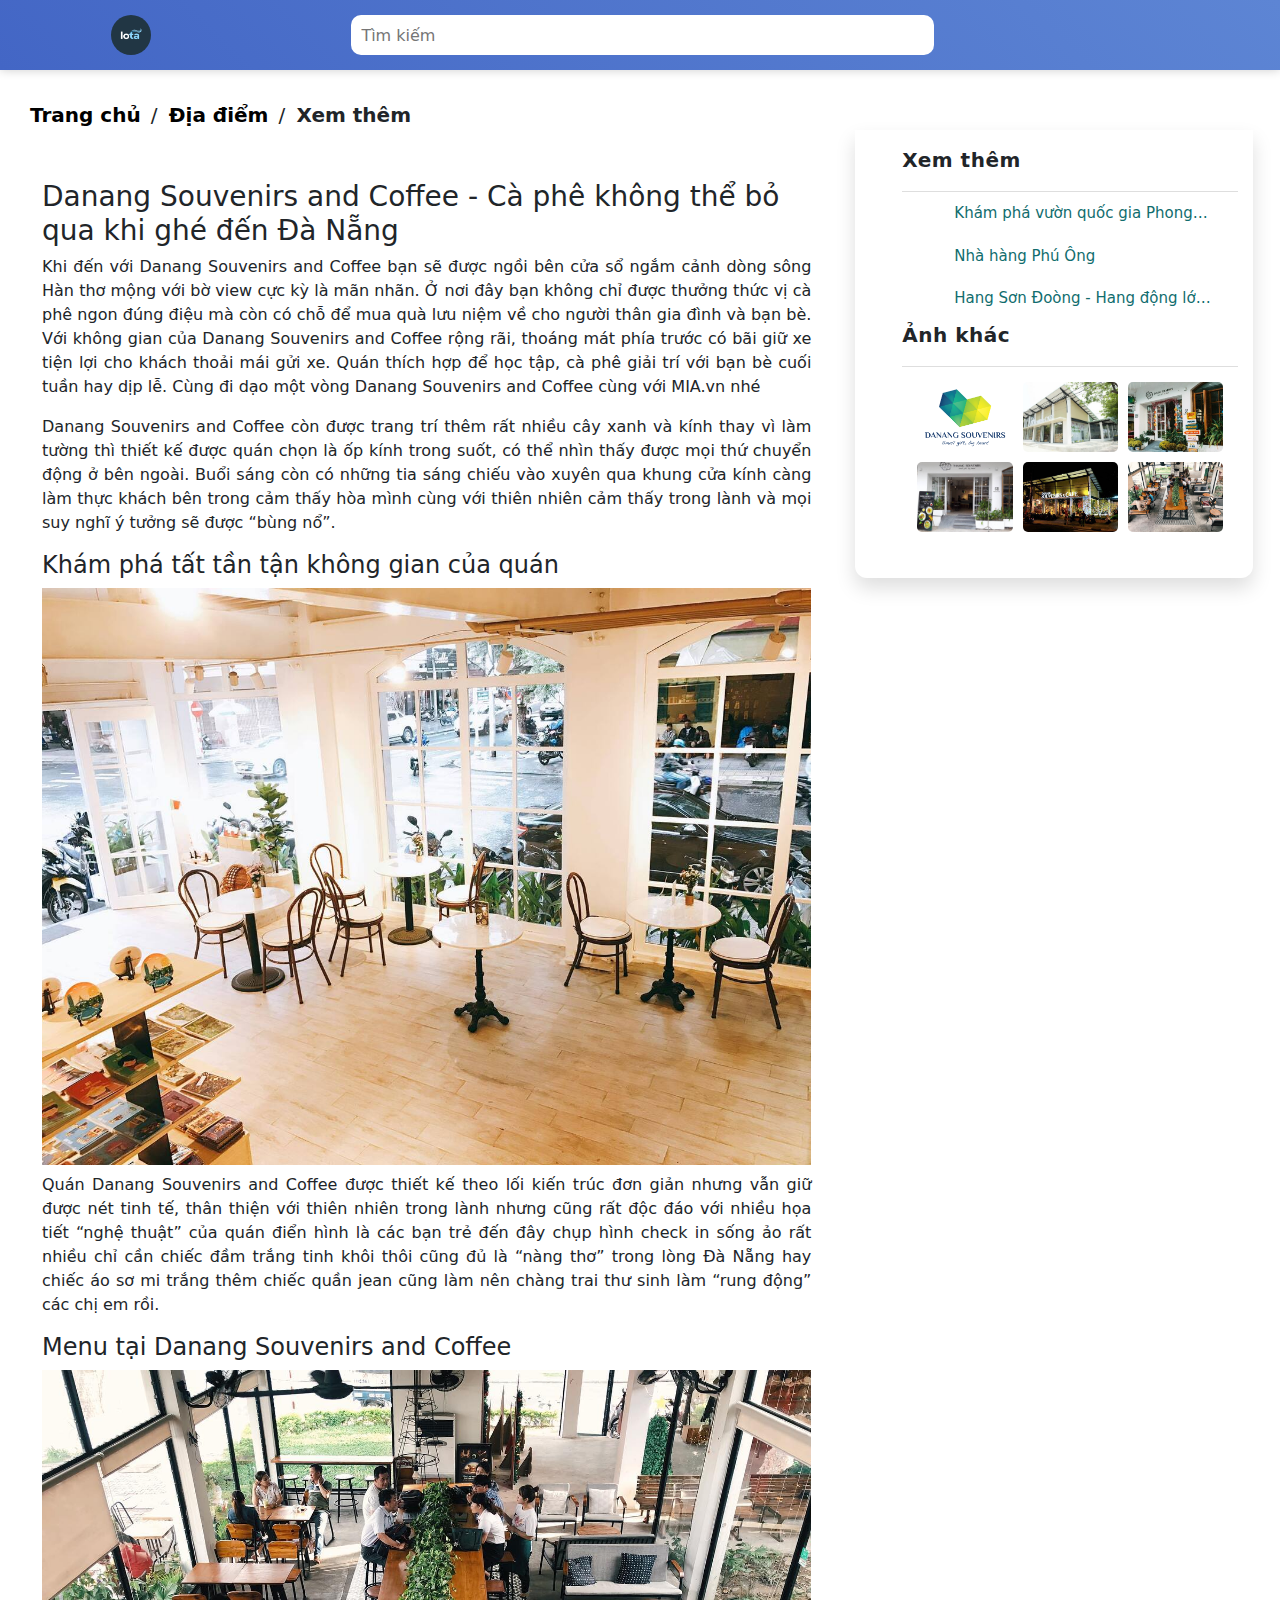
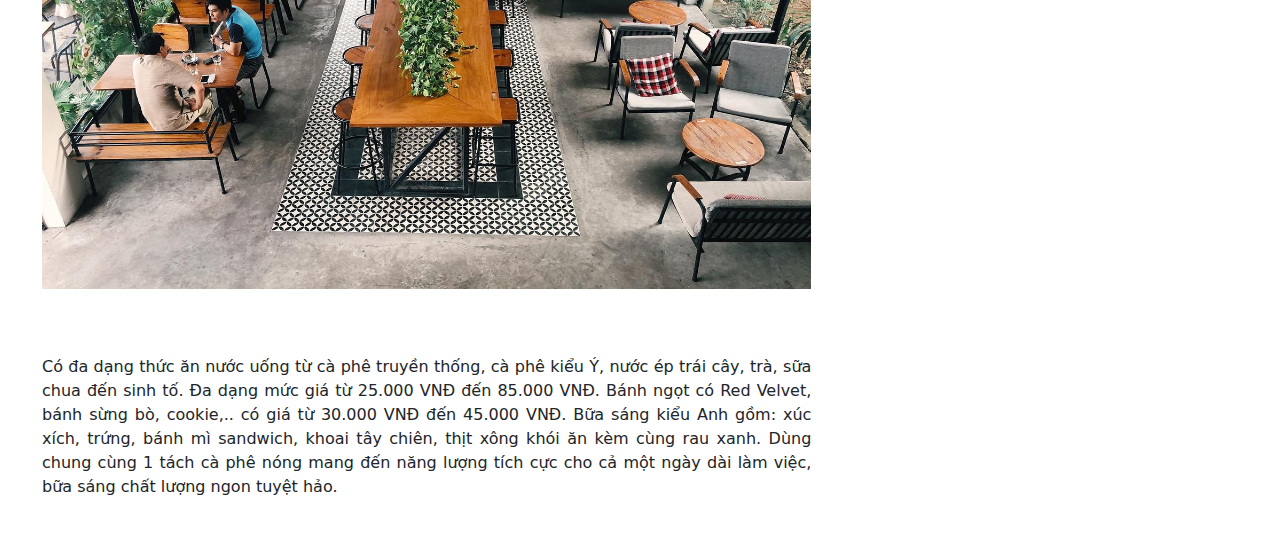
<file: web_travel/html/detail.html>
<!DOCTYPE html>
<html lang="en">
<head>
    <meta charset="UTF-8">
    <meta name="viewport" content="width=device-width, initial-scale=1.0">
    <title>Lota</title>
    <link rel="icon" href="/web_travel/assets/Logo/favicon.png" type="image/x-icon"/>
    <link rel="stylesheet" href="/web_travel/css/travel.css">
    <link rel="stylesheet" href="/web_travel/css/main.css">
    <link rel="stylesheet" href="/web_travel/css/travel_res.css">
    <link rel="stylesheet" href="/web_travel/css/detail.css">
    <link href="https://cdn.jsdelivr.net/npm/bootstrap@5.2.3/dist/css/bootstrap.min.css" rel="stylesheet">
    <script src="https://cdn.jsdelivr.net/npm/bootstrap@5.2.3/dist/js/bootstrap.bundle.min.js"></script>
    <script src="https://ajax.googleapis.com/ajax/libs/jquery/3.6.4/jquery.min.js"></script>
    <link rel="stylesheet" href="https://site-assets.fontawesome.com/releases/v6.1.2/css/all.css"/>
</head>
<body>
    <div class="header">
        <div class="header__left">
          <ul>
            <li>
              <a href=""
                ><img src="/web_travel/assets/pic/travel/logo.png" alt=""
              /></a>
            </li>
            <li>
              <a href=""><i class="fa-solid fa-house"></i></a>
            </li>
            <li>
              <a href=""><i class="fa-regular fa-square-plus"></i></a>
            </li>
          </ul>
        </div>
        <div class="header__middle">
          <a href="#"><i class="fa-solid fa-magnifying-glass"></i></a>
          <input type="text" placeholder="Tìm kiếm" />
        </div>
        <div class="header__right">
          <ul>
            <li class="header__noti">
              <a href=""><i class="fa-regular fa-bell"></i></a>
              <div class="header__notify">
                <header class="header__notify-header">
                  <h3>Thông báo mới nhận</h3>
                </header>
                <ul class="header__notify-list" style="margin-top: 0">
                  <li class="header__notify-item header__notify-item-viewed">
                    <a href="" class="header__notify-link">
                      <img
                        src="/web_travel/assets/pic/travel/DanangSouvenirs.jpg"
                        alt=""
                        class="header__notify-img"
                      />
                      <div class="header__notify-info">
                        <span class="header__notify-name"
                          >Bạn đã lưu một địa điểm</span
                        >
                        <span class="header__notify-time">10 phút trước</span>
                      </div>
                    </a>
                  </li>
                  <li class="header__notify-item header__notify-item-viewed">
                    <a href="" class="header__notify-link">
                      <img
                        src="/web_travel/assets/pic/travel/DanangSouvenirs.jpg"
                        alt=""
                        class="header__notify-img"
                      />
                      <div class="header__notify-info">
                        <span class="header__notify-name"
                          >Bạn đã lưu một địa điểm</span
                        >
                        <span class="header__notify-time">10 phút trước</span>
                      </div>
                    </a>
                  </li>
                  <li class="header__notify-item">
                    <a href="" class="header__notify-link">
                      <img
                        src="/web_travel/assets/pic/travel/DanangSouvenirs.jpg"
                        alt=""
                        class="header__notify-img"
                      />
                      <div class="header__notify-info">
                        <span class="header__notify-name"
                          >Bạn đã lưu một địa điểm</span
                        >
                        <span class="header__notify-time">10 phút trước</span>
                      </div>
                    </a>
                  </li>
                  <li class="header__notify-item">
                    <a href="" class="header__notify-link">
                      <img
                        src="/web_travel/assets/pic/travel/DanangSouvenirs.jpg"
                        alt=""
                        class="header__notify-img"
                      />
                      <div class="header__notify-info">
                        <span class="header__notify-name"
                          >Bạn đã lưu một địa điểm</span
                        >
                        <span class="header__notify-time">10 phút trước</span>
                      </div>
                    </a>
                  </li>
                </ul>
                <footer class="header__notify-footer">
                  <a href="" class="header__notify-footer-btn">Xem tất cả</a>
                </footer>
              </div>
            </li>
            <li>
              <a href=""><i class="fa-regular fa-comment"></i></a>
            </li>
            <li>
              <a href=""><i class="fa-regular fa-calendar"></i></a>
            </li>
            <li>
              <a href=""><i class="fa-solid fa-user"></i></a>
            </li>
          </ul>
        </div>
      </div>
    <div class="main__menu">
        <div class="main__menu-back">
            <a href="./main.html">Trang chủ</a>/
            <a href="./travel.html">Địa điểm</a>/
            <a>Xem thêm</a>
        </div>
    </div>
    <div class="main">
        <div class="main__content row">
            <div class="main__content-info col-xl-8">
                <h3>Danang Souvenirs and Coffee - Cà phê không thể bỏ qua khi ghé đến Đà Nẵng</h3>
                <p>Khi đến với Danang Souvenirs and Coffee bạn sẽ được ngồi bên cửa sổ ngắm cảnh dòng sông Hàn thơ mộng với bờ view cực kỳ là mãn nhãn. 
                    Ở nơi đây bạn không chỉ được thưởng thức vị cà phê ngon đúng điệu mà còn có chỗ để mua quà lưu niệm về cho người thân gia đình và 
                    bạn bè. Với không gian của Danang Souvenirs and Coffee rộng rãi, thoáng mát phía trước có bãi giữ xe tiện lợi cho khách thoải mái gửi xe. 
                    Quán thích hợp để học tập, cà phê giải trí với bạn bè cuối tuần hay dịp lễ. Cùng đi dạo một vòng Danang Souvenirs and Coffee cùng với MIA.vn nhé</p>
                <p>Danang Souvenirs and Coffee còn được trang trí thêm rất nhiều cây xanh và kính thay vì làm tường thì thiết kế được quán chọn là ốp kính trong suốt, 
                    có thể nhìn thấy được mọi thứ chuyển động ở bên ngoài. Buổi sáng còn có những tia sáng chiếu vào xuyên qua khung cửa kính càng làm thực khách bên 
                    trong cảm thấy hòa mình cùng với thiên nhiên cảm thấy trong lành và mọi suy nghĩ ý tưởng sẽ được “bùng nổ”. </p>
                <div class="main-info-img">
                    <h4>Khám phá tất tần tận không gian của quán</h4>
                    <div class="info-img-img" style="background-image: url(/web_travel/assets/pic/travel/sou1.jpg);"></div>
                    <p class="main-info-img-post">Quán Danang Souvenirs and Coffee được thiết kế theo lối kiến trúc đơn giản nhưng vẫn giữ được nét tinh tế, 
                        thân thiện với thiên nhiên trong lành nhưng cũng rất độc đáo với nhiều họa tiết “nghệ thuật” của quán điển hình là các bạn trẻ đến đây 
                        chụp hình check in sống ảo rất nhiều chỉ cần chiếc đầm trắng tinh khôi thôi cũng đủ là “nàng thơ” trong lòng Đà Nẵng hay chiếc áo sơ mi 
                        trắng thêm chiếc quần jean cũng làm nên chàng trai thư sinh làm “rung động” các chị em rồi.</p>
                </div>
                <div class="main-info-img">
                    <h4>Menu tại Danang Souvenirs and Coffee</h4>
                    <div class="info-img-img" style="background-image: url(/web_travel/assets/pic/travel/sou2.jpg);"></div>
                    <p class="main-info-img-post">Có đa dạng thức ăn nước uống từ cà phê truyền thống, cà phê kiểu Ý, nước ép trái cây, trà, sữa chua đến sinh tố. 
                        Đa dạng mức giá từ 25.000 VNĐ đến 85.000 VNĐ. Bánh ngọt có Red Velvet, bánh sừng bò, cookie,.. có giá từ 30.000 VNĐ đến 45.000 VNĐ. Bữa sáng kiểu Anh gồm: 
                        xúc xích, trứng, bánh mì sandwich, khoai tây chiên, thịt xông khói ăn kèm cùng rau xanh. Dùng chung cùng 1 tách cà phê nóng mang đến năng lượng 
                        tích cực cho cả một ngày dài làm việc, bữa sáng chất lượng ngon tuyệt hảo.</p>
                </div>
            </div>
            <div class="main__content-select col-xl-4">
                <div class="nav-select-blog">
                    <ul class="nav-blog">
                        <li>
                            <span class="show-select open">
                                <p>Xem thêm</p>
                            </span>
                            <ul class="drop-nav-blog nav-tour-blog">
                                <li><a href="">Khám phá vườn quốc gia Phong Nha - Kẻ Bàng</a></li>
                                <li><a href="">Nhà hàng Phú Ông</a></li>
                                <li><a href="">Hang Sơn Đoòng - Hang động lớn nhất thế giới</a></li>
                            </ul>
                        </li>
                        <li>
                            <span class="show-select open">
                                <p>Ảnh khác</p>
                            </span>
                            <ul class="drop-nav-blog nav-img-blog">
                                <li><a href="/web_travel/assets/pic/travel/soul.png" data-fancybox="gallery">
                                        <img src="/web_travel/assets/pic/travel/soul.png" alt=""></a>
                                </li>
                                <li><a href="/web_travel/assets/pic/travel/sou5.jpg" data-fancybox="gallery">
                                        <img src="/web_travel/assets/pic/travel/sou5.jpg" alt=""></a>
                                </li>
                                <li><a href="/web_travel/assets/pic/travel/sou6.jpeg" data-fancybox="gallery">
                                        <img src="/web_travel/assets/pic/travel/sou6.jpeg" alt=""></a>
                                </li>
                                <li><a href="/web_travel/assets/pic/travel/sou3.jpg" data-fancybox="gallery">
                                        <img src="/web_travel/assets/pic/travel/sou3.jpg" alt=""></a>
                                </li>
                                <li><a href="/web_travel/assets/pic/travel/sou4.jpg" data-fancybox="gallery">
                                        <img src="/web_travel/assets/pic/travel/sou4.jpg" alt=""></a>
                                </li>
                                <li><a href="/web_travel/assets/pic/travel/sou2.jpg" data-fancybox="gallery">
                                        <img src="/web_travel/assets/pic/travel/sou2.jpg" alt=""></a>
                                </li>
                            </ul>
                        </li>
                    </ul>
                </div>
            </div>
        </div>
    </div>
    <script>
        $(document).ready(function(){
            $(".show-select-blog p").click(function(){
                $(".nav-tour-blog").slideDown("slow");
            });
        });
    </script>
</body>
</html>
</file>
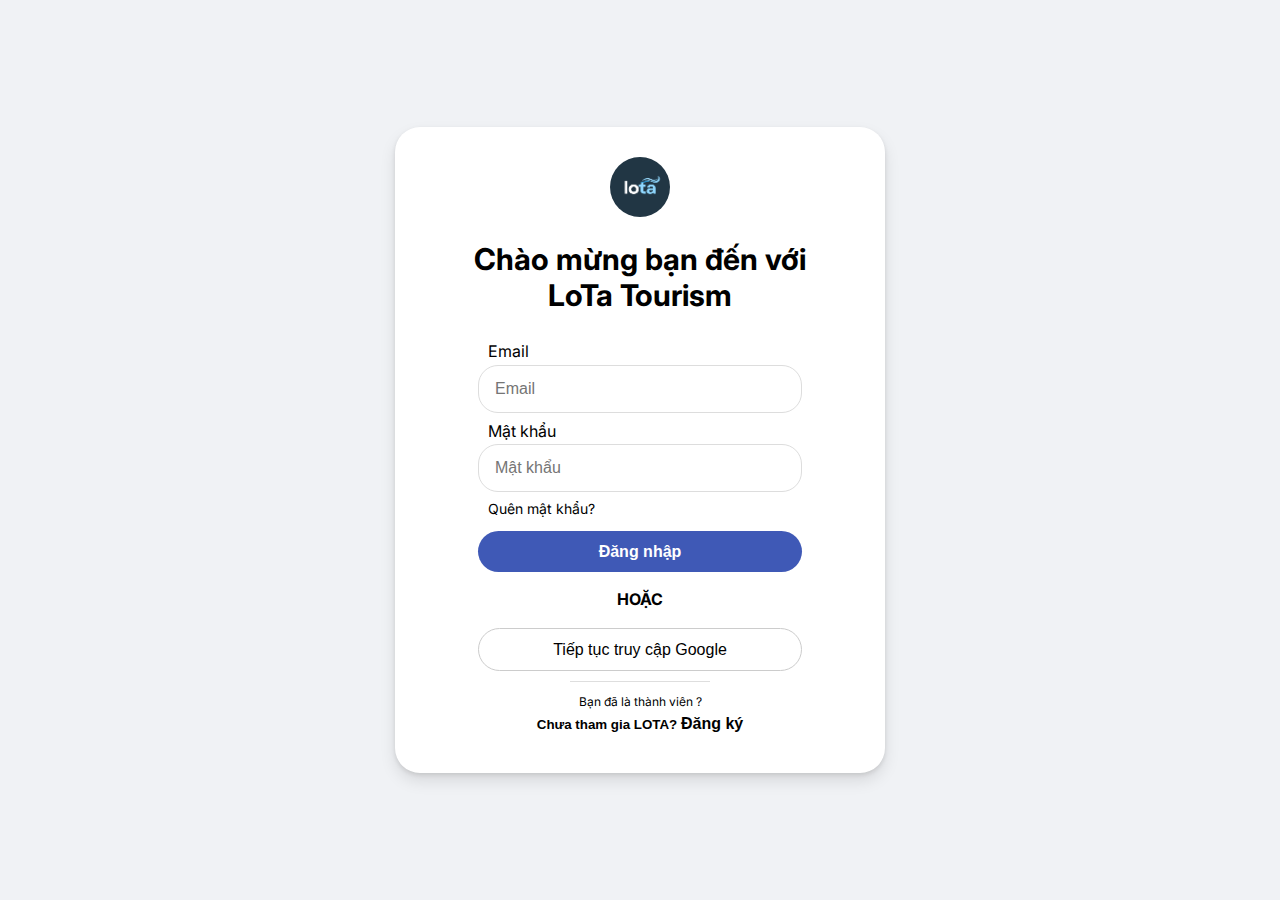
<file: web_travel/html/loginForm.html>
<!DOCTYPE html>
<html lang="en">
  <head>
    <meta charset="UTF-8" />
    <meta http-equiv="X-UA-Compatible" content="IE=edge" />
    <meta name="viewport" content="width=device-width, initial-scale=1.0" />
    <title>Đăng nhập - Lota</title>
    <link
      rel="icon"
      href="/web_travel/assets/Logo/favicon.png"
      type="image/x-icon"
    />
    <link rel="stylesheet" href="/web_travel/css/loginForm.css" />
    <link
      rel="stylesheet"
      href="https://site-assets.fontawesome.com/releases/v6.1.2/css/all.css"
    />
    <link
      rel="stylesheet"
      href="https://fonts.googleapis.com/css2?family=Inter:wght@200;300;400;500;600;700;800;900&display=swap"
    />
  </head>
  <body>
    <div id="main">
      <div class="wrapped-page">
        <!-- modal-log-in start -->
        <div class="modal">
          <div class="modal-access-container">
            <div class="modal-access-content">
              <!-- icon logo start -->
              <div class="modal-icon">
                <img
                  src="/web_travel/assets/Logo/logo.png"
                  alt="logo"
                  class="modal-img-icon"
                />
              </div>

              <!-- slogan heading start -->
              <div class="modal-heading">
                <h1>Chào mừng bạn đến với LoTa Tourism</h1>
              </div>

              <!-- body-login start -->
              <div class="body-access-modal">
                <label for="text-email" class="modal-label-access">Email</label>
                <input
                  id="text-email"
                  type="text"
                  class="modal-input-login"
                  placeholder="Email"
                />
                <label for="password-box" class="modal-label-access"
                  >Mật khẩu</label
                >
                <input
                  id="password-box"
                  type="password"
                  checked="checked"
                  class="modal-input-login"
                  placeholder="Mật khẩu"
                />

                <a class="forget-btn" href="">Quên mật khẩu?</a>
                <a href="./travel.html">
                  <button class="Log-in">Đăng nhập</button>
                </a>

                <h4>HOẶC</h4>

                <button class="another-login">
                  <i class="fa-brands fa-google" style="color: #e2451d"></i>
                  Tiếp tục truy cập Google
                </button>

                <div class="line-footer"></div>

                <div class="question-footer">
                  <div class="content-question">Bạn đã là thành viên ?</div>
                  <button class="invitation-sign-up">
                    Chưa tham gia LOTA? <a href="./signupForm.html">Đăng ký</a>
                  </button>
                </div>
              </div>
            </div>
          </div>
        </div>
        <!-- modal-log-in end -->
      </div>
    </div>
  </body>
</html>
</file>
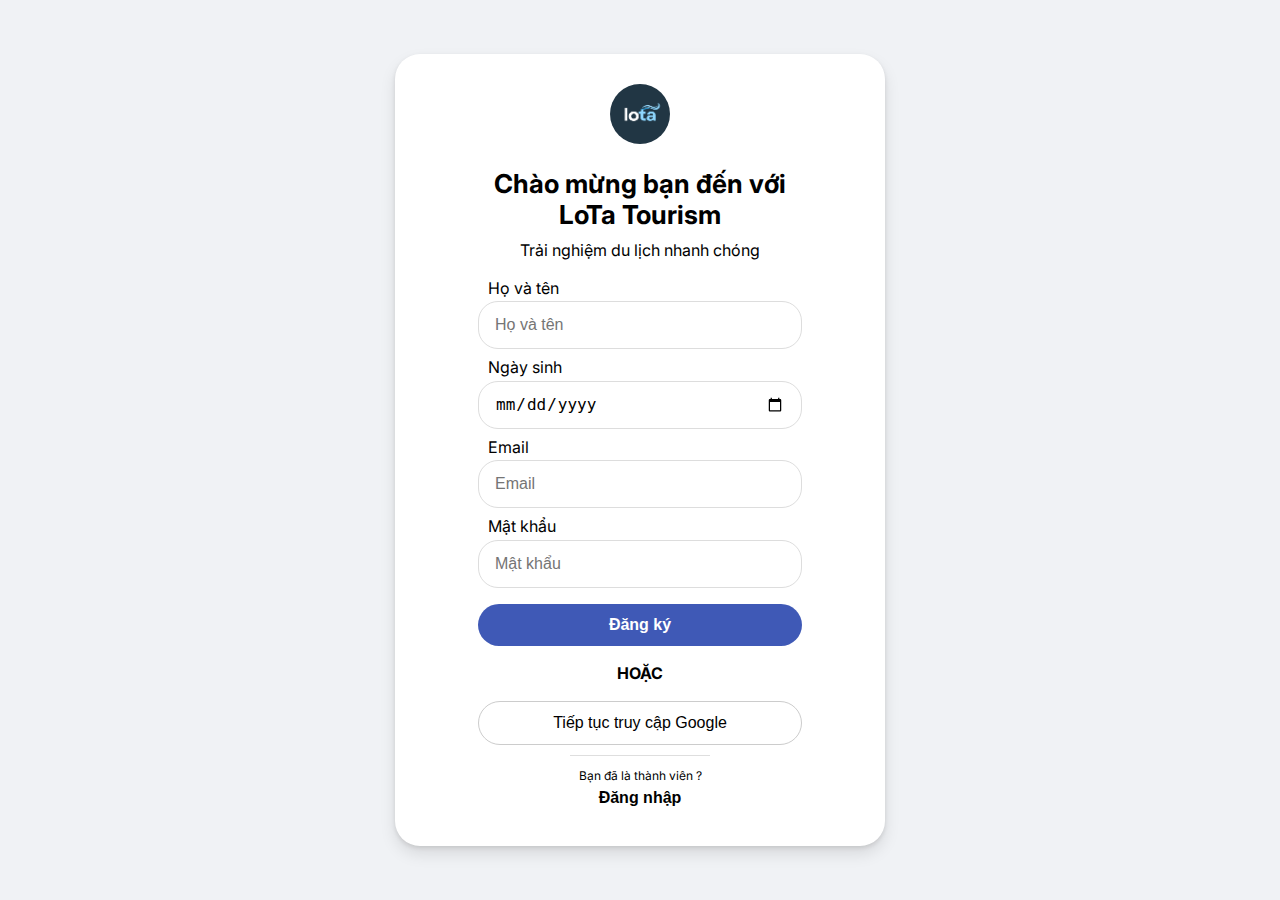
<file: web_travel/html/signupForm.html>
<!DOCTYPE html>
<html lang="en">
  <head>
    <meta charset="UTF-8" />
    <meta http-equiv="X-UA-Compatible" content="IE=edge" />
    <meta name="viewport" content="width=device-width, initial-scale=1.0" />
    <title>Đăng ký - Lota</title>
    <link
      rel="icon"
      href="/web_travel/assets/Logo/favicon.png"
      type="image/x-icon"
    />
    <link rel="stylesheet" href="/web_travel/css/signupForm.css" />
    <link
      rel="stylesheet"
      href="https://site-assets.fontawesome.com/releases/v6.1.2/css/all.css"
    />
    <link
      rel="stylesheet"
      href="https://fonts.googleapis.com/css2?family=Inter:wght@200;300;400;500;600;700;800;900&display=swap"
    />
  </head>
  <body>
    <div id="main">
      <div class="wrapped-page">
        <!-- modal-sign-up start -->
        <div class="modal">
          <div class="modal-access-container">
            <div class="modal-access-content">
              <!-- icon logo start -->
              <div class="modal-icon">
                <img
                  src="/web_travel/assets/Logo/logo.png"
                  alt="logo"
                  class="modal-img-icon"
                />
              </div>

              <!-- slogan heading start -->
              <div class="modal-heading">
                <h1>Chào mừng bạn đến với LoTa Tourism</h1>
                <p>Trải nghiệm du lịch nhanh chóng</p>
              </div>

              <!-- body-signup start -->
              <div class="body-access-modal">
                <label for="name" class="modal-label-access">Họ và tên</label>
                <input
                  id="name"
                  type="text"
                  class="modal-input-signup"
                  placeholder="Họ và tên"
                />

                <label for="birthday" class="modal-label-access"
                  >Ngày sinh</label
                >
                <input id="birthday" type="date" class="modal-input-signup" />

                <label for="email" class="modal-label-access">Email</label>
                <input
                  id="email"
                  type="text"
                  class="modal-input-signup"
                  placeholder="Email"
                />

                <label for="password" class="modal-label-access"
                  >Mật khẩu</label
                >
                <input
                  id="password"
                  type="password"
                  checked="checked"
                  class="modal-input-signup"
                  placeholder="Mật khẩu"
                />

                <a href="./loginForm.html"
                  ><button class="Sign-Up">Đăng ký</button></a
                >

                <h4>HOẶC</h4>

                <button class="another-signup">
                  <i class="fa-brands fa-google" style="color: #e2451d"></i>
                  Tiếp tục truy cập Google
                </button>
                <div class="line-footer"></div>

                <div class="question-footer">
                  <div class="content-question">Bạn đã là thành viên ?</div>
                  <button class="invitation-log-in">
                    <a href="./loginForm.html">Đăng nhập</a>
                  </button>
                </div>
              </div>
            </div>
          </div>
        </div>
        <!-- modal-sign-up end -->
      </div>
    </div>
  </body>
</html>
</file>
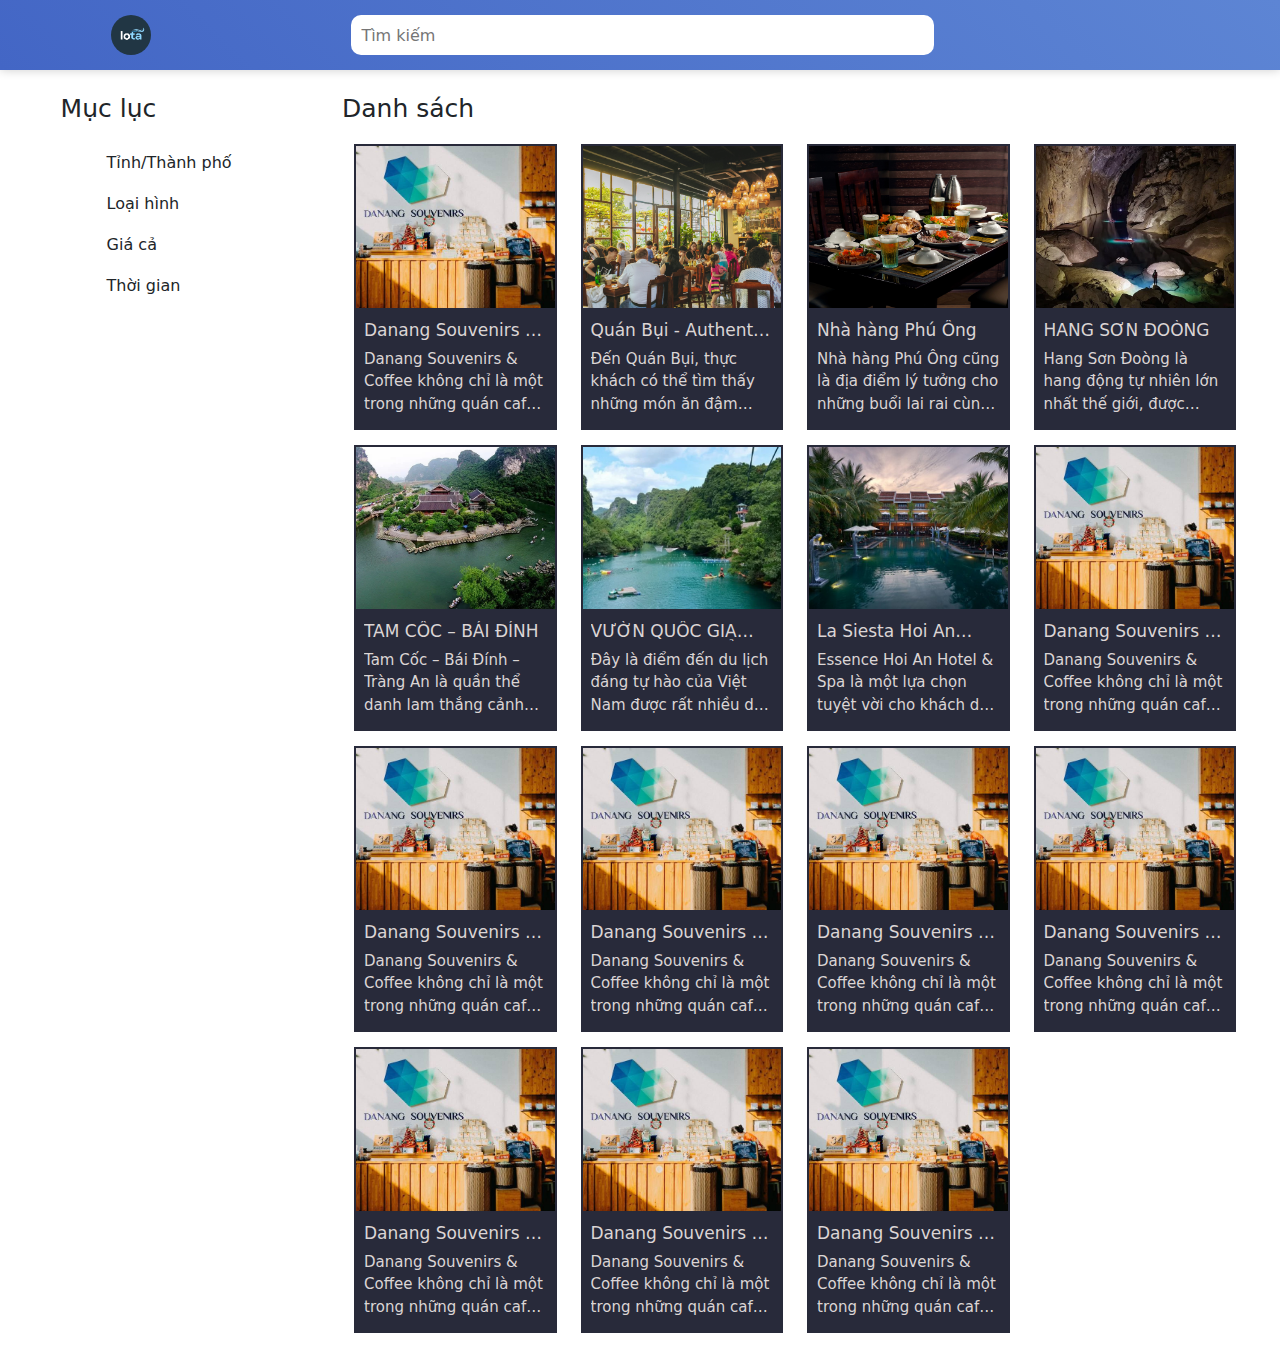
<file: web_travel/html/travel.html>
<!DOCTYPE html>
<html lang="en">
  <head>
    <meta charset="UTF-8" />
    <meta http-equiv="X-UA-Compatible" content="IE=edge" />
    <meta name="viewport" content="width=device-width, initial-scale=1.0" />
    <title>Lota</title>
    <link
      rel="icon"
      href="/web_travel/assets/Logo/favicon.png"
      type="image/x-icon"
    />
    <link rel="stylesheet" href="/web_travel/css/travel.css" />
    <link rel="stylesheet" href="/web_travel/css/travel_res.css" />
    <link rel="stylesheet" href="/web_travel/css/main.css">
    <link
      rel="stylesheet"
      href="https://site-assets.fontawesome.com/releases/v6.1.2/css/all.css"
    />
    <link
      rel="stylesheet"
      href="https://fonts.googleapis.com/css2?family=Inter:wght@200;300;400;500;600;700;800;900&display=swap"
    />
    <link
      rel="stylesheet"
      href="https://fonts.googleapis.com/css2?family=Nunito:wght@200;300;400;500;600;700;800;900&display=swap"
    />
    <link
      href="https://cdn.jsdelivr.net/npm/bootstrap@5.1.3/dist/css/bootstrap.min.css"
      rel="stylesheet"
    />
    <script src="https://cdn.jsdelivr.net/npm/bootstrap@5.1.3/dist/js/bootstrap.bundle.min.js"></script>
    <script src="https://ajax.googleapis.com/ajax/libs/jquery/3.6.4/jquery.min.js"></script>
  </head>
  <body>
    <div class="main">
      <div class="header">
        <div class="header__left">
          <ul>
            <li>
              <a href=""
                ><img src="/web_travel/assets/Logo/logo.png" alt=""
              /></a>
            </li>
            <li>
              <a href=""><i class="fa-solid fa-house"></i></a>
            </li>
            <li>
              <a href=""><i class="fa-regular fa-square-plus"></i></a>
            </li>
          </ul>
        </div>
        <div class="header__middle">
          <a href="#"><i class="fa-solid fa-magnifying-glass"></i></a>
          <input type="text" placeholder="Tìm kiếm" />
        </div>
        <div class="header__right">
          <ul>
            <li class="header__noti">
              <a href=""><i class="fa-regular fa-bell"></i></a>
              <div class="header__notify">
                <header class="header__notify-header">
                  <h3>Thông báo mới nhận</h3>
                </header>
                <ul class="header__notify-list" style="margin-top: 0">
                  <li class="header__notify-item header__notify-item-viewed">
                    <a href="" class="header__notify-link">
                      <img
                        src="/web_travel/assets/pic/travel/DanangSouvenirs.jpg"
                        alt=""
                        class="header__notify-img"
                      />
                      <div class="header__notify-info">
                        <span class="header__notify-name"
                          >Bạn đã lưu một địa điểm</span
                        >
                        <span class="header__notify-time">10 phút trước</span>
                      </div>
                    </a>
                  </li>
                  <li class="header__notify-item header__notify-item-viewed">
                    <a href="" class="header__notify-link">
                      <img
                        src="/web_travel/assets/pic/travel/DanangSouvenirs.jpg"
                        alt=""
                        class="header__notify-img"
                      />
                      <div class="header__notify-info">
                        <span class="header__notify-name"
                          >Bạn đã lưu một địa điểm</span
                        >
                        <span class="header__notify-time">10 phút trước</span>
                      </div>
                    </a>
                  </li>
                  <li class="header__notify-item">
                    <a href="" class="header__notify-link">
                      <img
                        src="/web_travel/assets/pic/travel/DanangSouvenirs.jpg"
                        alt=""
                        class="header__notify-img"
                      />
                      <div class="header__notify-info">
                        <span class="header__notify-name"
                          >Bạn đã lưu một địa điểm</span
                        >
                        <span class="header__notify-time">10 phút trước</span>
                      </div>
                    </a>
                  </li>
                  <li class="header__notify-item">
                    <a href="" class="header__notify-link">
                      <img
                        src="/web_travel/assets/pic/travel/DanangSouvenirs.jpg"
                        alt=""
                        class="header__notify-img"
                      />
                      <div class="header__notify-info">
                        <span class="header__notify-name"
                          >Bạn đã lưu một địa điểm</span
                        >
                        <span class="header__notify-time">10 phút trước</span>
                      </div>
                    </a>
                  </li>
                </ul>
                <footer class="header__notify-footer">
                  <a href="" class="header__notify-footer-btn">Xem tất cả</a>
                </footer>
              </div>
            </li>
            <li>
              <a href=""><i class="fa-regular fa-comment"></i></a>
            </li>
            <li>
              <a href=""><i class="fa-regular fa-calendar"></i></a>
            </li>
            <li>
              <a href=""><i class="fa-solid fa-user"></i></a>
            </li>
          </ul>
        </div>
      </div>
      <div class="content row">
        <div class="content-menu col-md-4 col-lg-3">
          <div id="myBtnContainer">
            <p>
              Mục lục <i id="content-down" class="fa-solid fa-angle-down"></i
              ><i id="content-up" class="fa-solid fa-chevron-up"></i>
            </p>
            <ul class="menu-dropdown">
              <li class="dropdown">
                <span
                  ><i class="fa-solid fa-circle-notch content-menu-icon"></i
                ></span>
                <span class="content-menu-nav">Tỉnh/Thành phố</span>
                <div class="dropdown-content">
                  <a href="">TP Hà Nội</a>
                  <a href="">TP HCM</a>
                  <a href="">TP Đà Nẵng</a>
                </div>
              </li>
              <li class="dropdown">
                <span
                  ><i class="fa-solid fa-circle-notch content-menu-icon"></i
                ></span>
                <span class="content-menu-nav">Loại hình</span>
                <div class="dropdown-content">
                  <a href="">Cà phê</a>
                  <a href="">Nhà hàng</a>
                  <a href="">Thắng cảnh</a>
                  <a href="">Khu vui chơi</a>
                </div>
              </li>
              <li class="dropdown">
                <span
                  ><i class="fa-solid fa-circle-notch content-menu-icon"></i
                ></span>
                <span class="content-menu-nav">Giá cả</span>
                <div class="dropdown-content">
                  <a href="">Trung bình</a>
                  <a href="">Rẻ</a>
                </div>
              </li>
              <li class="dropdown">
                <span
                  ><i class="fa-solid fa-circle-notch content-menu-icon"></i
                ></span>
                <span class="content-menu-nav">Thời gian</span>
                <div class="dropdown-content">
                  <a href="">Buổi sáng</a>
                  <a href="">Buổi chiều</a>
                  <a href="">Buổi tối</a>
                  <a href="">Cả ngày</a>
                </div>
              </li>
            </ul>
          </div>
        </div>
        <div class="content-info col-md-8 col-lg-9">
          <p>Danh sách</p>
          <div class="row">
            <div
              class="content-info-card col-lg-3 col-md-4 col-6 myCard"
              onclick="openModal()"
            >
              <div
                class="content-card-img"
                style="
                  background-image: url(/web_travel/assets/pic/travel/DanangSouvenirs.jpg);
                "
              ></div>
              <div class="content-card-info">
                <h5>Danang Souvenirs & Coffee</h5>
                <p>
                  Danang Souvenirs & Coffee không chỉ là một trong những quán
                  cafe check in đẹp ở Đà Nẵng mà còn là nơi bán những món quà
                  lưu niệm độc đáo dành cho du khách gần xa.
                </p>
              </div>
            </div>
            <div
              class="content-info-card col-lg-3 col-md-4 col-6 myCard"
              onclick="openModal()"
            >
              <div
                class="content-card-img"
                style="
                  background-image: url(/web_travel/assets/pic/travel/QuanBui.jpg);
                "
              ></div>
              <div class="content-card-info">
                <h5>Quán Bụi - Authentic Vietnamese Cuisine</h5>
                <p>
                  Đến Quán Bụi, thực khách có thể tìm thấy những món ăn đậm chất Bắc Bộ với hương vị thân quen như chả cá lã vọng, lươn, ốc om chuối đậu, canh sấu sườn non, nem cua bề,...
                </p>
              </div>
            </div>
            <div
              class="content-info-card col-lg-3 col-md-4 col-6 myCard"
              onclick="openModal()"
            >
              <div
                class="content-card-img"
                style="
                  background-image: url(/web_travel/assets/pic/travel/PhuOng.jpg);
                "
              ></div>
              <div class="content-card-info">
                <h5>Nhà hàng Phú Ông</h5>
                <p>
                  Nhà hàng Phú Ông cũng là địa điểm lý tưởng cho những buổi lai rai cùng bạn bè hay cho những bữa ăn thân mật cùng gia đình với món ăn đậm vị ẩm thực miền Bắc.
                </p>
              </div>
            </div>
            <div
              class="content-info-card col-lg-3 col-md-4 col-6 myCard"
              onclick="openModal()"
            >
              <div
                class="content-card-img"
                style="
                  background-image: url(/web_travel/assets/pic/travel/Doong.webp);
                "
              ></div>
              <div class="content-card-info">
                <h5>HANG SƠN ĐOÒNG</h5>
                <p>
                  Hang Sơn Đoòng là hang động tự nhiên lớn nhất thế giới, được khám phá vào năm 2009 và khai thác du lịch vào 2013. Trong danh sách danh lam thắng cảnh Việt Nam, chúng ta nhất định phải gọi tên Sơn Đoòng Hùng Vĩ.
                </p>
              </div>
            </div>
            <div
              class="content-info-card col-lg-3 col-md-4 col-6 myCard"
              onclick="openModal()"
            >
              <div
                class="content-card-img"
                style="
                  background-image: url(/web_travel/assets/pic/travel/TamCoc.webp);
                "
              ></div>
              <div class="content-card-info">
                <h5>TAM CỐC – BÁI ĐÍNH</h5>
                <p>
                  Tam Cốc – Bái Đính – Tràng An là quần thể danh lam thắng cảnh Việt Nam nổi tiếng tại Ninh Bình. Đây là vùng đất lý tưởng của các loài động, thực vật quý hiếm trong sách đỏ Việt Nam bởi điều kiện tự nhiên vô cùng phong phú, đa dạng.
                </p>
              </div>
            </div>
            <div
              class="content-info-card col-lg-3 col-md-4 col-6 myCard"
              onclick="openModal()"
            >
              <div
                class="content-card-img"
                style="
                  background-image: url(/web_travel/assets/pic/travel/KeBang.webp);
                "
              ></div>
              <div class="content-card-info">
                <h5>VƯỜN QUỐC GIA PHONG NHA – KẺ BÀNG</h5>
                <p>
                  Đây là điểm đến du lịch đáng tự hào của Việt Nam được rất nhiều du khách trên thế giới đến chiêm ngưỡng. Vườn quốc gia Phong Nha – Kẻ Bàng tạo cho mình dấu ấn đặc trưng với các hang động rộng lớn nằm sâu thẳm trong vùng núi đá vôi.
                </p>
              </div>
            </div>
            <div
              class="content-info-card col-lg-3 col-md-4 col-6 myCard"
              onclick="openModal()"
            >
              <div
                class="content-card-img"
                style="
                  background-image: url(/web_travel/assets/pic/travel/spa.jpg);
                "
              ></div>
              <div class="content-card-info">
                <h5>La Siesta Hoi An Resort & Spa</h5>
                <p>
                  Essence Hoi An Hotel & Spa là một lựa chọn tuyệt vời cho khách du lịch khi đến thăm Hội An, mang đến không khí lãng mạn cùng với những tiện nghi hữu ích cho suốt thời gian lưu trú của bạn. Các phòng khách sạn cung cấp tv màn hình phẳng, quầy bar mini và điều hòa nhiệt độ, và Essence Hoi An Hotel & Spa làm cho việc kết nối internet trở nên dễ dàng vì wifi miễn phí có sẵn.
                </p>
              </div>
            </div>
            <div
              class="content-info-card col-lg-3 col-md-4 col-6 myCard"
              onclick="openModal()"
            >
              <div
                class="content-card-img"
                style="
                  background-image: url(/web_travel/assets/pic/travel/DanangSouvenirs.jpg);
                "
              ></div>
              <div class="content-card-info">
                <h5>Danang Souvenirs & Coffee</h5>
                <p>
                  Danang Souvenirs & Coffee không chỉ là một trong những quán
                  cafe check in đẹp ở Đà Nẵng mà còn là nơi bán những món quà
                  lưu niệm độc đáo dành cho du khách gần xa.
                </p>
              </div>
            </div>
            <div
              class="content-info-card col-lg-3 col-md-4 col-6 myCard"
              onclick="openModal()"
            >
              <div
                class="content-card-img"
                style="
                  background-image: url(/web_travel/assets/pic/travel/DanangSouvenirs.jpg);
                "
              ></div>
              <div class="content-card-info">
                <h5>Danang Souvenirs & Coffee</h5>
                <p>
                  Danang Souvenirs & Coffee không chỉ là một trong những quán
                  cafe check in đẹp ở Đà Nẵng mà còn là nơi bán những món quà
                  lưu niệm độc đáo dành cho du khách gần xa.
                </p>
              </div>
            </div>
            <div
              class="content-info-card col-lg-3 col-md-4 col-6 myCard"
              onclick="openModal()"
            >
              <div
                class="content-card-img"
                style="
                  background-image: url(/web_travel/assets/pic/travel/DanangSouvenirs.jpg);
                "
              ></div>
              <div class="content-card-info">
                <h5>Danang Souvenirs & Coffee</h5>
                <p>
                  Danang Souvenirs & Coffee không chỉ là một trong những quán
                  cafe check in đẹp ở Đà Nẵng mà còn là nơi bán những món quà
                  lưu niệm độc đáo dành cho du khách gần xa.
                </p>
              </div>
            </div>
            <div
              class="content-info-card col-lg-3 col-md-4 col-6 myCard"
              onclick="openModal()"
            >
              <div
                class="content-card-img"
                style="
                  background-image: url(/web_travel/assets/pic/travel/DanangSouvenirs.jpg);
                "
              ></div>
              <div class="content-card-info">
                <h5>Danang Souvenirs & Coffee</h5>
                <p>
                  Danang Souvenirs & Coffee không chỉ là một trong những quán
                  cafe check in đẹp ở Đà Nẵng mà còn là nơi bán những món quà
                  lưu niệm độc đáo dành cho du khách gần xa.
                </p>
              </div>
            </div>
            <div
              class="content-info-card col-lg-3 col-md-4 col-6 myCard"
              onclick="openModal()"
            >
              <div
                class="content-card-img"
                style="
                  background-image: url(/web_travel/assets/pic/travel/DanangSouvenirs.jpg);
                "
              ></div>
              <div class="content-card-info">
                <h5>Danang Souvenirs & Coffee</h5>
                <p>
                  Danang Souvenirs & Coffee không chỉ là một trong những quán
                  cafe check in đẹp ở Đà Nẵng mà còn là nơi bán những món quà
                  lưu niệm độc đáo dành cho du khách gần xa.
                </p>
              </div>
            </div>
            <div
              class="content-info-card col-lg-3 col-md-4 col-6 myCard"
              onclick="openModal()"
            >
              <div
                class="content-card-img"
                style="
                  background-image: url(/web_travel/assets/pic/travel/DanangSouvenirs.jpg);
                "
              ></div>
              <div class="content-card-info">
                <h5>Danang Souvenirs & Coffee</h5>
                <p>
                  Danang Souvenirs & Coffee không chỉ là một trong những quán
                  cafe check in đẹp ở Đà Nẵng mà còn là nơi bán những món quà
                  lưu niệm độc đáo dành cho du khách gần xa.
                </p>
              </div>
            </div>
            <div
              class="content-info-card col-lg-3 col-md-4 col-6 myCard"
              onclick="openModal()"
            >
              <div
                class="content-card-img"
                style="
                  background-image: url(/web_travel/assets/pic/travel/DanangSouvenirs.jpg);
                "
              ></div>
              <div class="content-card-info">
                <h5>Danang Souvenirs & Coffee</h5>
                <p>
                  Danang Souvenirs & Coffee không chỉ là một trong những quán
                  cafe check in đẹp ở Đà Nẵng mà còn là nơi bán những món quà
                  lưu niệm độc đáo dành cho du khách gần xa.
                </p>
              </div>
            </div>
            <div
              class="content-info-card col-lg-3 col-md-4 col-6 myCard"
              onclick="openModal()"
            >
              <div
                class="content-card-img"
                style="
                  background-image: url(/web_travel/assets/pic/travel/DanangSouvenirs.jpg);
                "
              ></div>
              <div class="content-card-info">
                <h5>Danang Souvenirs & Coffee</h5>
                <p>
                  Danang Souvenirs & Coffee không chỉ là một trong những quán
                  cafe check in đẹp ở Đà Nẵng mà còn là nơi bán những món quà
                  lưu niệm độc đáo dành cho du khách gần xa.
                </p>
              </div>
            </div>
          </div>
        </div>
      </div>
    </div>
    <div class="modal-card" id="myModal">
      <div class="modal-container row">
        <div class="modal-container-left col-md-6">
          <div class="modal-left-name">
            <i class="fa-solid fa-store"></i>
            <p>Danang Souvenirs & Coffee</p>
          </div>
          <div
            class="modal-left-img"
            style="
              background-image: url(/web_travel/assets/pic/travel/DanangSouvenirs.jpg);
            "
          ></div>
          <div class="modal-left-price">
            <i class="fa-solid fa-tag"></i>
            <p>35.000đ – 110.000đ.</p>
          </div>
          <div class="modal-left-place">
            <i class="fa-solid fa-location-dot"></i>
            <a href="">68 Trần Quốc Toản, Hải Châu 1, Hải Châu, Tp. Đà Nẵng</a>
          </div>
        </div>
        <div class="modal-container-right col-md-6">
          <div class="modal-right-star">
            <ul>
              <li><i class="fa-solid fa-star"></i></li>
              <li><i class="fa-solid fa-star"></i></li>
              <li><i class="fa-solid fa-star"></i></li>
              <li><i class="fa-solid fa-star-half-stroke"></i></li>
              <li><i class="fa-regular fa-star"></i></li>
            </ul>
          </div>
          <div class="modal-right-describe">
            <h3>Mô tả</h3>
            <p>
              &emsp;&emsp;Danang Souvenirs & Coffee – Loại Hình Cà Phê Độc Đáo
              là một quán cà phê được kết hợp độc lạ so với các quán khác. Khi
              các bạn có thể vừa nhâm nhi thức uống vừa có thể mua quà cho người
              thân khi du lịch Đà Nẵng. <br />
              &emsp;&emsp;Không gian ở quán rộng rãi, được trang trí rất đẹp,
              bắt mắt chắc chắn sẽ làm bạn thấy hài lòng. Từ quầy lưu niệm nhỏ
              cho đến giá sách của quán cũng được bày trí tỉ mỉ theo từng chủ
              đề. Đây là điều khiến cho du khách thích thú mỗi sau trở lại đây.
              <br />
              &emsp;&emsp;Một ưu điểm nữa là Danang Souvenirs nằm ở trung tâm,
              ngó qua là Trung tâm hành chính thành phố Đà Nẵng, nhích lên là
              khách sạn Novotel, xa xa là sông Hàn tuyệt đẹp. Mặc dù ngồi trong
              quán nhưng lúc nào bạn cũng sẽ có cảm giác đang ngồi trong một khu
              vườn.
            </p>
          </div>
          <div class="modal-footer">
            <button
              type="button"
              class="btn btn-success"
              data-bs-dismiss="modal"
            >
              Lưu
            </button>
            <button type="button" onclick="window.location.href='detail.html'" class="btn btn-primary">Xem thêm</button>
            <button
              type="button"
              id="close"
              class="btn btn-danger"
              data-bs-dismiss="modal"
            >
              Đóng
            </button>
          </div>
        </div>
      </div>
    </div>
    <div class="modal-search"></div>
    <script src="/web_travel/js/travel.js"></script>
  </body>
</html>
</file>
<file: web_travel/css/travel.css>
* {
  margin: 0;
  padding: 0;
  box-sizing: border-box;
}

:root {
  --header-height: 62px;
}

html {
  font-family: "Inter", sans-serif;
}

.header {
  display: flex;
  padding: 0 5%;
  position: fixed;
  background: linear-gradient(45deg, #4366c5, #5d85d4);
  z-index: 2;
  right: 0;
  left: 0;
  box-shadow: 0 0 10px #0003;
}

.header__left {
}

.header__left ul,
.header__right ul {
  margin-bottom: 0;
  margin-top: 15px;
}

.header__left img {
  width: 40px;
  border-radius: 999px;
  margin-bottom: 13px;
}

.header__left ul li,
.header__right ul li {
  display: inline-block;
  list-style-type: none;
}

.header__left a {
  margin-right: 0px;
  padding: 8px 15px;
}

.header__middle {
  flex: 1;
  margin-left: 10%;
  margin-right: 10%;
}

.header__middle input {
  height: 40px;
  padding: 0 10px;
  margin: 15px 0;
  width: 100%;
  border-radius: 10px;
  outline: none;
  border: none;
}

.header__middle i {
  font-size: 25px;
  color: #fff;
  display: none;
}

.header__left i,
.header__right i {
  font-size: 25px;
  color: #fff;
}

.header__right i {
  margin-left: 30px;
}

.header__right a:first-child {
  margin-left: 0;
}

.header__left i:hover,
.header__right i:hover {
  color: #e7e5e5;
}

.header__right {
  /* line-height: 80px; */
  margin-top: 8px;
}

.header__right a {
  margin-left: 50px;
}

/* Header notification */
.header__noti {
  position: relative;
}

.header__noti:hover .header__notify {
  display: block;
}

.header__notify {
  display: none;
  position: absolute;
  top: 130%;
  background-color: #fff;
  width: 400px;
  right: -40px;
  border: 1px solid #d3d3d3;
  cursor: default;
  max-height: 500px;
  transform-origin: calc(100% - 20px) top;
  animation: headerNotifyGrowth ease-in 0.2s;
  will-change: opacity, trasform;
}

.header__notify::before {
  content: "";
  border-style: solid;
  border-width: 20px 30px;
  border-color: transparent transparent #f1f1f1 transparent;
  position: absolute;
  right: 20px;
  top: -29px;
}

@keyframes headerNotifyGrowth {
  from {
    transform: scale(0);
    opacity: 0;
  }
  to {
    transform: scale(1);
    opacity: 1;
  }
}

.header__notify-header {
  height: 40px;
  background-color: #f1f1f1;
  border-bottom: 1px solid #e2dbdb;
}

.header__notify-header h3 {
  line-height: 40px;
  margin: 0 0 0 12px;
  color: #999;
  font-weight: 400;
  font-size: 1.1rem;
  user-select: none;
}

.header__notify-list {
  padding-left: 0;
  /* margin-top: 0; */
}

.header__notify-item {
  width: 100%;
}

.header__notify-item:hover {
  background-color: #ece8e8;
}

.header__notify-item-viewed {
  background-color: #fdf2f2;
}

.header__notify-link {
  display: flex;
  width: 100%;
  padding: 12px;
  margin-left: 0 !important;
  text-decoration: none;
}

.header__notify-img {
  width: 48px;
  object-fit: contain;
}

.header__notify-info {
  margin-left: 12px;
  width: 100%;
}

.header__notify-name {
  display: block;
  font-size: 1rem;
  color: black;
  font-weight: 500;
  line-height: 1.8rem;
  display: -webkit-box;
  -webkit-line-clamp: 1;
  -webkit-box-orient: vertical;
  overflow: hidden;
}

.header__notify-time {
  display: block;
  font-size: 0.7rem;
  color: #756f6e;
  margin-top: 4px;
  float: right;
}

.header__notify-footer {
  background-color: #ecf0f7;
  display: flex;
}

.header__notify-footer-btn {
  text-decoration: none;
  color: #070a52;
  font-weight: 500;
  padding: 5px 0;
  width: 100%;
  margin: 0 !important;
  text-align: center;
}

.header__notify-footer-btn:hover {
  color: #d21312;
}

/* Content */
.content {
  padding: 20px 20px;
  /* background-color: #ddf7e3; */
  /* background-color: rgba(255, 255, 255, 1); */
  padding-top: 90px;
  z-index: 1;
}

.row {
  margin-left: 0px !important;
  margin-right: 0px !important;
}

.content-menu div {
  margin-left: 10%;
}

.content-menu p {
  font-size: 25px;
}

.content-menu li {
  list-style-type: none;
  padding: 5px;
  margin-bottom: 3px;
  border: 2px solid rgba(0, 0, 0, 0.0001);
  border-radius: 10px;
}

.content-menu li:hover {
  border: 2px solid #116d6e;
  border-radius: 10px;
  cursor: pointer;
}

.content-menu li:hover i {
  animation: icon-font 2s linear infinite;
  color: #d21312;
}

.content-menu li:hover span {
  color: #d21312;
}

@keyframes icon-font {
  0% {
    rotate: 0deg;
  }
  25% {
    rotate: 90deg;
  }
  50% {
    rotate: 180deg;
  }
  75% {
    rotate: 270deg;
  }
  100% {
    rotate: 360deg;
  }
}

#content-down {
  display: none;
}

.content-menu-nav {
  padding-left: 7px;
}

.dropdown__city {
  position: relative;
}

.dropdown-content {
  display: none;
  top: 35px;
  position: absolute;
  background: linear-gradient(45deg, #5d85d4, #4366c5);
  min-width: 160px;
  box-shadow: 0 10px 20px #00000033;
  border: 1px solid #116d6e;
  /* border-radius: 10px; */
  z-index: 5;
  animation: headerNotifyGrowth ease-in 0.2s;
  transform-origin: 50% top;
}

.dropdown:hover .dropdown-content {
  display: block;
}

.dropdown-content a {
  color: black;
  padding: 2px 16px;
  text-decoration: none;
  display: block;
}

.dropdown-content a:hover {
  color: black;
  background-color: #7ca4de;
}

.content-info p {
  font-size: 25px;
}

.content-info-card {
  margin-bottom: 15px;
}

.content-info-card:hover {
  box-shadow: 0 0.0625rem 20px 0 rgba(0, 0, 0, 0.05);
  -webkit-transform: translateY(-0.0625rem);
  transform: translateY(-0.0625rem);
  z-index: 1;
  cursor: pointer;
}

.content-card-img {
  padding-top: 80%;
  background-repeat: no-repeat;
  background-size: cover;
  background-position: center;
  border: 2px solid #282a3a;
}

.content-card-info {
  background-color: #282a3a;
  padding: 10px;
  height: 120px;
  position: relative;
}

.content-card-info h5 {
  color: #dbd5d5;
  font-size: 17px;
  display: -webkit-box;
  -webkit-line-clamp: 1;
  -webkit-box-orient: vertical;
  overflow: hidden;
}

.content-card-info p {
  color: #dbd5d5;
  font-size: 15px;
  display: -webkit-box;
  -webkit-line-clamp: 3;
  -webkit-box-orient: vertical;
  overflow: hidden;
}

.content-card-info button {
  position: absolute;
  padding: 3px 20px;
  border: none;
  display: inline-block;
  font-size: 17px;
  background-color: #fff;
  bottom: 10px;
  right: 10px;
}

.content-card-info button:hover {
  transform: scale(1.01);
}

/* modal */
.modal-card {
  position: fixed;
  top: 0;
  right: 0;
  left: 0;
  bottom: 0;
  background-color: rgba(0, 0, 0, 0.4);
  z-index: 3;
  display: flex;
  align-items: center;
  justify-content: center;
  display: none;
  animation: fadeIn linear 0.1s;
}

@keyframes fadeIn {
  from {
    opacity: 0;
  }
  to {
    opacity: 1;
  }
}

.modal-container {
  --growth-from: 0.7;
  --growth-to: 1;
  width: 70%;
  min-height: 80px;
  background-color: #fff;
  border-radius: 10px;
  animation: growth linear 0.1s;
}

@keyframes growth {
  from {
    transform: scale(var(--growth-from));
  }
  to {
    transform: scale(var(--growth-to));
  }
}

.modal-container-left {
  padding: 0 70px;
  padding-bottom: 10px;
}

.modal-left-name {
  margin-top: 10px;
  display: flex;
}

.modal-left-price,
.modal-left-place {
  display: flex;
  background-color: #282a3a;
  padding: 7px 14px;
  margin-top: 10px;
  border-radius: 10px;
}

.modal-left-name i {
  font-size: 20px;
  margin-top: 5px;
}

.modal-left-price i,
.modal-left-place i {
  font-size: 20px;
  color: #fff;
}

.modal-left-name p {
  font-size: 20px;
  color: #000;
  padding-left: 10px;
  display: -webkit-box;
  -webkit-line-clamp: 3;
  -webkit-box-orient: vertical;
  overflow: hidden;
}

.modal-left-price p,
.modal-left-place a {
  text-decoration: none;
  color: #fff;
  padding-left: 10px;
  margin-bottom: 0;
  display: -webkit-box;
  -webkit-line-clamp: 1;
  -webkit-box-orient: vertical;
  overflow: hidden;
}

.modal-left-place a:hover {
  color: #d21312;
}

.modal-left-name p {
}

.modal-left-img {
  margin: 0 10%;
  padding-top: 70%;
  background-repeat: no-repeat;
  background-size: cover;
  background-position: center;
}

.modal-container-right {
  background-color: #282a3a;
  border-top-right-radius: 10px;
  border-bottom-right-radius: 10px;
}

.modal-right-star {
  background-color: #fff;
  margin-top: 10px;
  border-radius: 10px;
}

.modal-right-star p {
  text-align: center;
  margin-bottom: 0;
  font-size: 20px;
}

.modal-right-star ul {
  text-align: center;
  padding: 0;
}

.modal-right-star li {
  display: inline-block;
  list-style-type: none;
}

.modal-right-star li i {
  color: #ffce3d;
  padding: 10px 10px;
  font-size: 25px;
}

.modal-right-star li:last-child i {
  color: #dbd5d5;
}

.modal-right-describe {
  background-color: #fff;
  padding: 0 10px;
  border-radius: 10px;
}

.modal-right-describe h3 {
  text-align: center;
}

.modal-right-describe p {
  text-align: justify;
  font-size: 15px;
  display: -webkit-box;
  -webkit-line-clamp: 12;
  -webkit-box-orient: vertical;
  overflow: hidden;
}

.modal-footer {
  justify-content: space-between !important;
}

/* modal search */
.modal-search {
  position: fixed;
  top: 0;
  right: 0;
  left: 0;
  bottom: 0;
  background-color: rgba(0, 0, 0, 0.4);
  display: none;
}
</file>
<file: web_travel/css/main.css>
* {
  margin: 0;
  padding: 0;
  box-sizing: border-box;
}
html {
  font-family: "Inter", sans-serif;
  scroll-behavior: smooth;
}
html::-webkit-scrollbar {
  width: 6px;
}
html::-webkit-scrollbar-thumb {
  background-color: #5d85d4;
  border-radius: 36px;
}
html::-webkit-scrollbar-track {
  background-color: #e1eaf8;
}

/* ---------------- */
/* Common */
a {
  text-decoration: none;
}
li {
  list-style: none;
}
img {
  width: 100%;
  height: 100%;
  object-fit: cover;
}
/* ---------------- */

/* header */

.header {
  position: absolute;
  top: 0;
  left: 0;
  z-index: 10;
  background-color: rgba(0, 0, 0, 0.1);
  width: 100%;
}

.container-header {
  display: flex;
  justify-content: space-between;
  padding: 10px 10%;
  align-items: center;
  text-align: center;
}

/* Lota-logo */

.lota-logo img {
  width: 40px;
  border-radius: 999px;
}

/* ul-li list */

.menu-header {
  display: flex;
  justify-content: center;
  align-items: center;
  gap: 15px;
}

.menu-item {
  margin: 0 35px;
}

.menu-link {
  position: relative;
  display: inline-block;
  color: rgba(255, 255, 255, 1);
  font-size: 18px;
  font-weight: 500;
  letter-spacing: 0.5px;
  padding: 0 5px;
  transition: all 0.2s linear;
}

.menu-link:after {
  content: "";
  position: absolute;
  background-color: #d9e4ec;
  height: 2px;
  width: 0;
  left: 0;
  bottom: -8px;
  transition: 0.3s;
}

.menu-link:hover:after {
  width: 100%;
}

/* btn-user */

.btn-user {
  cursor: pointer;
}

.btn-user > i {
  position: relative;
}

.btn-user .subnav-user {
  position: absolute;
  top: 80%;
  right: 10%;
  z-index: 1;
  padding: 15px;
  border-radius: 12px;
  display: flex;
  flex-direction: column;
  text-align: left;
  gap: 15px;
  background: linear-gradient(45deg, #5d85d4, #3f59b6);
  box-shadow: 0 10px 20px #00000033;
  width: 240px;
  display: none;
}

.subnav-user.open {
  display: block;
}

.subnav-user a {
  display: inline-block;
  width: 100%;
  color: #fafafa;
  padding: 10px;
  border-radius: 8px;
  font-size: 18px;
  cursor: pointer;
}

.subnav-user a:hover {
  background-color: #7ca4de;
  transition: all 0.25s linear;
}

/* slideshow */

.slideshow {
  position: relative;
  height: 100vh;
  width: 100%;
}

.slide-images {
  height: 100vh;
  width: 100%;
  background-repeat: no-repeat;
  background-size: 100%;
}

/* gotopbtn */

.gotopbtn {
  position: fixed;
  width: 50px;
  height: 50px;
  bottom: 25px;
  right: 35px;
  z-index: 100;
  display: none;
  text-align: center;
  justify-content: center;
  align-items: center;
  text-decoration: none;
  font-size: 14px;
  line-height: 50px;
  color: #fff;
  background-color: #5d85d4;
  border-radius: 50%;
  box-shadow: 0 5px 20px #33333333;
  cursor: pointer;
}

/* box- destination */

.box-destination,
.box-fd {
  position: relative;
  width: 100%;
  display: flex;
  align-items: center;
  justify-content: center;
  padding: 80px 0;
  background-color: #eaf1f7;
}

.wrap-destination {
  display: flex;
  align-items: center;
  justify-content: center;
  flex-direction: column;
  width: 85%;
}

.title-destination,
.title-fd {
  width: 100%;
  display: flex;
  align-items: center;
  justify-content: center;
  flex-direction: column;
  gap: 15px;
  margin-bottom: 40px;
}

.title-destination h3,
.title-fd h3 {
  font-family: "Dancing Script";
  font-size: 65px;
  line-height: 65px;
  font-weight: 600;
  color: #231d0d;
  text-align: center;
}

.wrap-destination .content-destination {
  display: grid;
  grid-template-columns: auto auto auto auto auto;
  grid-template-rows: 230px 230px;
  gap: 15px;
  width: 100%;
}

.content-destination .post-destination {
  position: relative;
  display: flex;
  align-items: center;
  justify-content: center;
  overflow: hidden;
  width: 100%;
  border-radius: 12px;
  box-shadow: 10px 20px 20px #00000020;
}

.content-destination .post-destination:nth-child(1) {
  grid-column: span 2;
  grid-row: span 2;
}

.post-destination .filter-bg {
  position: absolute;
  z-index: 1;
  width: 100%;
  height: 100%;
  background-color: rgba(0, 0, 0, 0.25);
}

.post-destination .post-img {
  width: 100%;
  height: 100%;
  display: inline-block;
  overflow: hidden;
}

.post-destination .post-img img {
  width: 100%;
  height: 100%;
  object-fit: cover;
}

.post-destination .post-info {
  position: absolute;
  z-index: 2;
  bottom: 0;
  left: 0;
  width: 100%;
  display: flex;
  align-items: center;
  justify-content: center;
  flex-direction: column;
  overflow: hidden;
}

.post-destination .post-info .title-info {
  display: flex;
  align-items: flex-start;
  justify-content: center;
  flex-direction: column;
  width: 100%;
  padding: 20px;
}

.post-info .title-info a {
  font-family: "Nunito";
  font-size: 20px;
  font-weight: 600;
  color: #fff;
  text-align: left;
  letter-spacing: 1px;
  margin-bottom: 10px;
  text-shadow: 0 0 10px #000000;
  text-decoration: none;
}

.post-info .title-info span {
  color: #fafafa;
  text-shadow: 0 0 10px #000000;
  font-size: 16px;
}

/* box-fd */

.box-fd .wrap-fd {
  position: relative;
  display: flex;
  align-items: center;
  flex-direction: column;
  justify-content: center;
  width: 85%;
}

.list-fd {
  position: relative;
  width: 100%;
  padding: 30px 0 50px;
  cursor: grab;
}

.wrap-fd .list-fd:active {
  cursor: grabbing;
}

.list-fd .post-fd {
  position: relative;
  width: 100%;
  height: 500px;
  display: flex;
  align-items: center;
  justify-content: center;
  border-radius: 12px;
  overflow: hidden;
  box-shadow: 0px 10px 10px #00000020;
  transition: all 0.25s linear;
}

.list-fd .post-fd:hover {
  box-shadow: 0px 10px 10px #00000066;
  transition: all 0.3s linear;
}

.post-fd .img-post-fd {
  position: absolute;
  top: 0;
  left: 0;
  width: 100%;
  height: 100%;
  overflow: hidden;
  border-radius: 12px;
}

.post-fd .img-post-fd img {
  transition: all 0.25s linear;
  border-radius: 12px;
}

.post-fd:hover .img-post-fd img {
  transform: scale(1.1);
  transition: all 0.25s linear;
}

/* slick-slide */

.slick-slide {
  margin: 0 30px;
}

.slick-arrow {
  z-index: 1;
  position: absolute;
  top: 50%;
  border: none;
  outline: none;
  background-color: transparent;
  cursor: pointer;
}

.slick-arrow i {
  color: #4366c5;
  font-size: 35px;
  font-weight: 600;
}

.slick-prev {
  left: -15px;
}

.slick-next {
  right: -15px;
}

.slick-prev:active,
.slick-next:active {
  transform: scale(0.9);
}

/* footer */

.footer {
  position: relative;
  width: 100%;
  display: flex;
  align-items: center;
  justify-content: center;
  padding: 60px 0 40px;
  background-color: #4366c5;
}

.wrap-footer {
  display: flex;
  align-items: center;
  justify-content: center;
  flex-direction: column;
  width: 90%;
}

.wrap-footer > p {
  width: 100%;
  font-size: 35px;
  color: #fff;
  padding-bottom: 10px;
  text-align: center;
}

.footer-member-list {
  display: flex;
  width: 100%;
  justify-content: space-evenly;
  gap: 50px;
  padding: 40px 0;
  font-size: 18px;
  font-weight: 400;
}

.footer-member {
  display: block;
  color: #fff;
}

.footer-member a {
  color: #fff;
}

.footer-member a:hover {
  color: #dbd5d5;
}

.footer-school {
  text-align: center;
  font-size: 18px;
  font-weight: 400;
  color: #fff;
}

.footer-school p {
  padding-bottom: 10px;
  font-weight: 600;
}

.footer-school a {
  color: #fff;
  font-size: 16px;
}

.footer-school a:hover {
  color: #dbd5d5;
}
</file>
<file: web_travel/css/travel_res.css>
@media screen and (max-width : 767px) {
    .content {
        padding-top: 80px;
    }
    .content-menu {
        /* display: none; */
    }

    .header {
    }

    .header__middle i {
        display: block;
        margin-top: 22px;
    }

    .header__middle input {
        display: none;
        padding-left: 25px;
        position: absolute;
        background-color: #282A3A;
        color: #dfd9d9;
        width: 100%;
        left: 0;
        top: 62px;
        margin: 0;
        border: none;
        border-radius: 0;
    }

    .header__middle input::placeholder {
        color: #dfd9d9;
    }

    .header__middle input:focus {
        outline: none;
    }

    .header__middle a {
        text-decoration: none;
    }

    .header__left ul li {
        display: none;
    }

    .header__left ul, .header__right ul {
        padding-left: 0;
    }

    .header__right ul a {
        margin-left: 30px;
    }

    .header__right i {
        /* margin-top: 2px; */
    }

    .header__left ul li:first-child {
        display: block;
        margin-bottom: 7px;
    }

    .header__noti {
    }

    .header__notify {
        right: -170px;
        width: 300px;
    }

    .header__notify::before {
        right: 50%;
    }

    .content-menu {
        width: 37.5px;
        overflow: hidden;
    }

    .content-menu div {
        margin-left: 0;
    } 

    .content-down:hover {
        color: #D21312;
    }

    .content-menu p, .content-info p {
        font-size: 20px;
        margin-bottom: 0;
    }

    .dropdown-content {
        float: left;
        right: 0;
    }

    .menu-dropdown {
        display: none;
    }

    #content-down {
        display: inline;
    } 

    .content-card-info p {
        font-size: 0.8rem;
    }

    .footer-member {

    }

    .modal-right-describe {
        display: none;
    }
}

@media screen and (min-width: 768px) and (max-width: 1200px) {
    .header {
        padding: 0;
    }

    .header__left ul {
        /* padding-left: 0; */
    }

    .header__left li:last-child {
        margin-right: 10px;
    }

    .header__left a {
        margin-right: 10px;
    }

    .header__middle {
        margin-left: 0;
        margin-right: 0;
    }

    .header__right ul {
        padding-left: 0;
    }

    .header__right ul li:last-child {
        margin-right: 20px;
    }

    .header__right a {
        margin-left: 30px;
    }
}

@media screen and (min-width: 1200px) {

}
</file>
<file: web_travel/css/detail.css>
.main__menu {
    padding-top: 100px;
}

.main__menu-back {
    font-size: 20px;
}

.main__menu-back a {
    margin-right: 10px;
    margin-left: 5px;
    padding: 0;
    text-decoration: none;
    color: #000;
    font-weight: 700;
}

.main__menu-back a:first-child {
    margin-left: 30px;
}

.main__menu-back a:hover {
    color: #116D6E;
}

.main__menu-back a:last-child:hover {
    cursor: default;
    color: #000;
}

.info-img-img {
    width: 100%;
    height: 65vh;
    background-repeat: no-repeat;
    background-size: 100%;
}

.main__content {
    padding-right: 15px;
    padding-bottom: 30px;
}

.main__content-info p {
    text-align: justify;
}

.main__content-info h3{
    margin-top: 50px;
}

.main__content-info h3, .main__content-info>p, .main__content-info div{
    padding-right: 20px;
    padding-left: 30px;
}

/*  */
.nav-select-blog {
    width: 100%;
    display: flex;
    align-items: center;
    justify-content: center;
    background-color: #fff;
    box-shadow: 0 10px 20px #00000022;
    border-radius: 0 0 12px 12px;
    padding: 15px;
}

.nav-select-blog .nav-blog {
    width: 100%;
}

.nav-select-blog .nav-blog>li {
    position: relative;
    display: flex;
    flex-direction: column;
}

.nav-select-blog .nav-blog>li>span {
    font-size: 20px;
    font-weight: 600;
    letter-spacing: 0.5px;
    width: 100%;
    border-bottom: 1px solid #dedede;
    cursor: pointer;
    display: flex;
    align-items: center;
    justify-content: space-between;
}

.nav-select-blog .nav-blog>li>.show-select>i {
    transition: all 0.2s linear;
}

.nav-select-blog .nav-blog>li .drop-nav-blog {
    width: 100%;
    background-color: transparent;
    display: none;
    height: 0;
    border-radius: 0 0 8px 8px;
    transition: all 0.3s ease-in-out;
}

.nav-select-blog .nav-blog>li .drop-nav-blog:hover {
    box-shadow: 5px 5px 20px rgba(0, 0, 0, 0.2);
    transition: all 0.3s ease-in-out;
}

.nav-select-blog .nav-blog>li>.show-select.open>i {
    transform: rotate(90deg);
    transition: all 0.2s linear;
}

.nav-select-blog .nav-blog>li>.show-select.open~.drop-nav-blog {
    transition: all 0.5s ease-in-out;
    height: 100%;
}

.nav-select-blog .nav-blog>li>.show-select.open~.nav-tour-blog {
    display: block;
    transition: all 0.5s ease-in-out;
}

.nav-select-blog .nav-blog>li .drop-nav-blog>li {
    display: flex;
}

.nav-tour-blog>li>a {
    margin: 10px 20px;
}

.nav-img-blog>li>a {
    padding: 10px 20px;
}

.nav-select-blog .nav-blog>li .drop-nav-blog>li>a {
    font-size: 15px;
    text-decoration: none;
    color: #116D6E;
    display: -webkit-box;
    -webkit-line-clamp: 1;
    -webkit-box-orient: vertical;
    overflow: hidden;
}

.nav-select-blog .nav-blog>li .drop-nav-blog>li>a:hover {
    color: #16512b;
    transform: scale(1.01);
}

.nav-select-blog .nav-blog>li>.show-select.open~.nav-icon-blog {
    display: grid;
    width: 100%;
    grid-template-columns: auto auto auto auto;
    align-items: center;
    justify-content: space-around;
    padding: 10px 0px;
}

.nav-select-blog .nav-blog>li>.show-select.open~.nav-img-blog {
    display: grid;
    width: 100%;
    grid-template-columns: auto auto auto;
    align-items: center;
    justify-content: center;
    padding: 15px 15px;
    gap: 10px;
}

.nav-icon-blog>li {
    padding: 0;
    margin: 10px;
}

.nav-icon-blog>li>a {
    padding: 5px;
    color: #16512b;
    transition: all 0.25s linear;
}

.nav-icon-blog>li>a i {
    font-size: 24px;
}

.nav-img-blog>li {
    padding: 0;
}

.nav-img-blog>li>a {
    padding: 0;
    height: 70px;
    width: 100%;
    border-radius: 5px;
    overflow: hidden;
}

.nav-img-blog>li>a>img {
    width: 100%;
    height: 100%;
    object-fit: cover;
}
</file>
<file: web_travel/css/loginForm.css>
* {
  margin: 0;
  padding: 0;
  box-sizing: border-box;
}
html {
  font-family: "Inter", sans-serif;
}
/* main */
.wrapped-page {
  width: 100%;
  height: 100vh;
  background-color: #f0f2f5;
  display: flex;
  align-items: center;
  justify-content: center;
}
/* form login */
.modal {
  display: flex;
  align-items: center;
  justify-content: center;
}
.modal-access-container {
  background: #fff;
  border-radius: 25px;
  width: 490px;
  box-shadow: 0 2px 4px rgba(0, 0, 0, 0.1), 0 8px 16px rgba(0, 0, 0, 0.1);
}
.modal-access-content {
  padding: 20px 35px;
  margin: auto;
}
.modal-access-content .modal-icon {
  text-align: center;
}
.modal-img-icon {
  width: 60px;
  border-radius: 50%;
  margin: 10px 0 10px 0;
}
.modal-access-container .modal-heading {
  text-align: center;
}
.modal-heading h1 {
  width: 80%;
  font-size: 30px;
  margin: 10px auto;
}
/* body form */
.body-access-modal {
  padding: 16px 48px;
}
/* login */
.modal-label-access {
  display: block;
  font-size: 16px;
  margin-left: 10px;
  line-height: 1.6;
  cursor: pointer;
}
.modal-input-login {
  font-size: 16px;
  border: 1px solid #ddd;
  width: 100%;
  min-height: 48px;
  border-radius: 20px;
  padding: 8px 16px;
  margin-bottom: 6px;
}
.modal-input-login:hover {
  border: 1px solid #bbb;
}
.body-access-modal .forget-btn {
  display: block;
  font-size: 14px;
  line-height: 1.6;
  text-decoration: none;
  color: #000;
  margin-bottom: 10px;
  margin-left: 10px;
}
.body-access-modal .forget-btn:hover {
  text-decoration: underline;
}
.Log-in {
  font-size: 16px;
  width: 100%;
  background-color: #3f59b6;
  color: #fff;
  border: none;
  min-height: 40px;
  border-radius: 25px;
  padding: 8px 16px;
  margin-bottom: 15px;
  font-weight: 600;
  line-height: 1.6;
}
.Log-in:hover {
  cursor: pointer;
  background-color: #1a77f2;
}
.continue-btn {
  margin-top: 10px;
}
.body-access-modal h4 {
  text-align: center;
  margin-bottom: 15px;
  line-height: 1.6;
}
.another-login {
  font-size: 16px;
  width: 100%;
  background-color: #fff;
  color: #000;
  border: 1px solid #ccc;
  min-height: 40px;
  padding: 8px 16px;
  /* margin-bottom: 15px; */
  line-height: 1.6;
  border-radius: 25px;
}
.another-login:hover {
  cursor: pointer;
  border: 1px solid rgba(178, 223, 238, 0.8);
  background-color: rgba(191, 239, 255, 0.1);
}
.line-footer {
  border-bottom: 1px solid rgba(222, 222, 222);
  width: 140px;
  margin: 10px auto;
}
.question-footer {
  display: block;
  font-size: 12px;
  text-align: center;
  line-height: 1.6;
}
.invitation-sign-up {
  border: none;
  background-color: #fff;
  line-height: 1.6;
  font-weight: 600;
}
.invitation-sign-up a {
  font-size: 16px;
  text-decoration: none;
  color: #000;
}
.invitation-sign-up a:hover {
  cursor: pointer;
  text-decoration: underline;
}
</file>
<file: web_travel/css/signupForm.css>
* {
  margin: 0;
  padding: 0;
  box-sizing: border-box;
}
html {
  font-family: "Inter", sans-serif;
}
/* main */
.wrapped-page {
  width: 100%;
  height: 100vh;
  background-color: #f0f2f5;
  display: flex;
  align-items: center;
  justify-content: center;
}
/* form */
.modal {
  display: flex;
  align-items: center;
  justify-content: center;
}
.modal-access-container {
  background: #fff;
  border-radius: 25px;
  width: 490px;
  box-shadow: 0 2px 4px rgba(0, 0, 0, 0.1), 0 8px 16px rgba(0, 0, 0, 0.1);
}
.modal-access-content {
  padding: 20px 35px;
  margin: auto;
}
.modal-access-content .modal-icon {
  text-align: center;
}
.modal-img-icon {
  width: 60px;
  border-radius: 50%;
  margin: 10px 0 10px 0;
}
.modal-access-container .modal-heading {
  text-align: center;
}
.modal-heading h1 {
  width: 80%;
  font-size: 26px;
  margin: 10px auto;
}
/* body form */
.body-access-modal {
  padding: 16px 48px;
}
/* signup */
.modal-label-access {
  display: block;
  font-size: 16px;
  margin-left: 10px;
  line-height: 1.6;
  cursor: pointer;
}
.modal-input-signup {
  font-size: 16px;
  border: 1px solid #ddd;
  width: 100%;
  min-height: 48px;
  border-radius: 20px;
  padding: 8px 16px;
  margin-bottom: 6px;
}
.modal-input-signup:hover {
  border: 1px solid #bbb;
}
.Sign-Up {
  font-size: 16px;
  width: 100%;
  background-color: #3f59b6;
  color: #fff;
  border: none;
  min-height: 40px;
  border-radius: 25px;
  padding: 8px 16px;
  margin-top: 10px;
  margin-bottom: 15px;
  font-weight: 600;
  line-height: 1.6;
}
.Sign-Up:hover {
  cursor: pointer;
  background-color: #1a77f2;
}
.body-access-modal h4 {
  text-align: center;
  margin-bottom: 15px;
  line-height: 1.6;
}
.another-signup {
  font-size: 16px;
  width: 100%;
  background-color: #fff;
  color: #000;
  border: 1px solid #ccc;
  min-height: 40px;
  padding: 8px 16px;
  line-height: 1.6;
  border-radius: 25px;
}
.another-signup:hover {
  cursor: pointer;
  border: 1px solid rgba(178, 223, 238, 0.8);
  background-color: rgba(191, 239, 255, 0.1);
}
.line-footer {
  border-bottom: 1px solid rgba(222, 222, 222);
  width: 140px;
  margin: 10px auto;
}
.question-footer {
  display: block;
  font-size: 12px;
  text-align: center;
  line-height: 1.6;
}
.invitation-log-in {
  border: none;
  background-color: #fff;
  line-height: 1.6;
  font-weight: 600;
}
.invitation-log-in a {
  font-size: 16px;
  text-decoration: none;
  color: #000;
}
.invitation-log-in:hover {
  cursor: pointer;
  text-decoration: underline;
}
</file>
